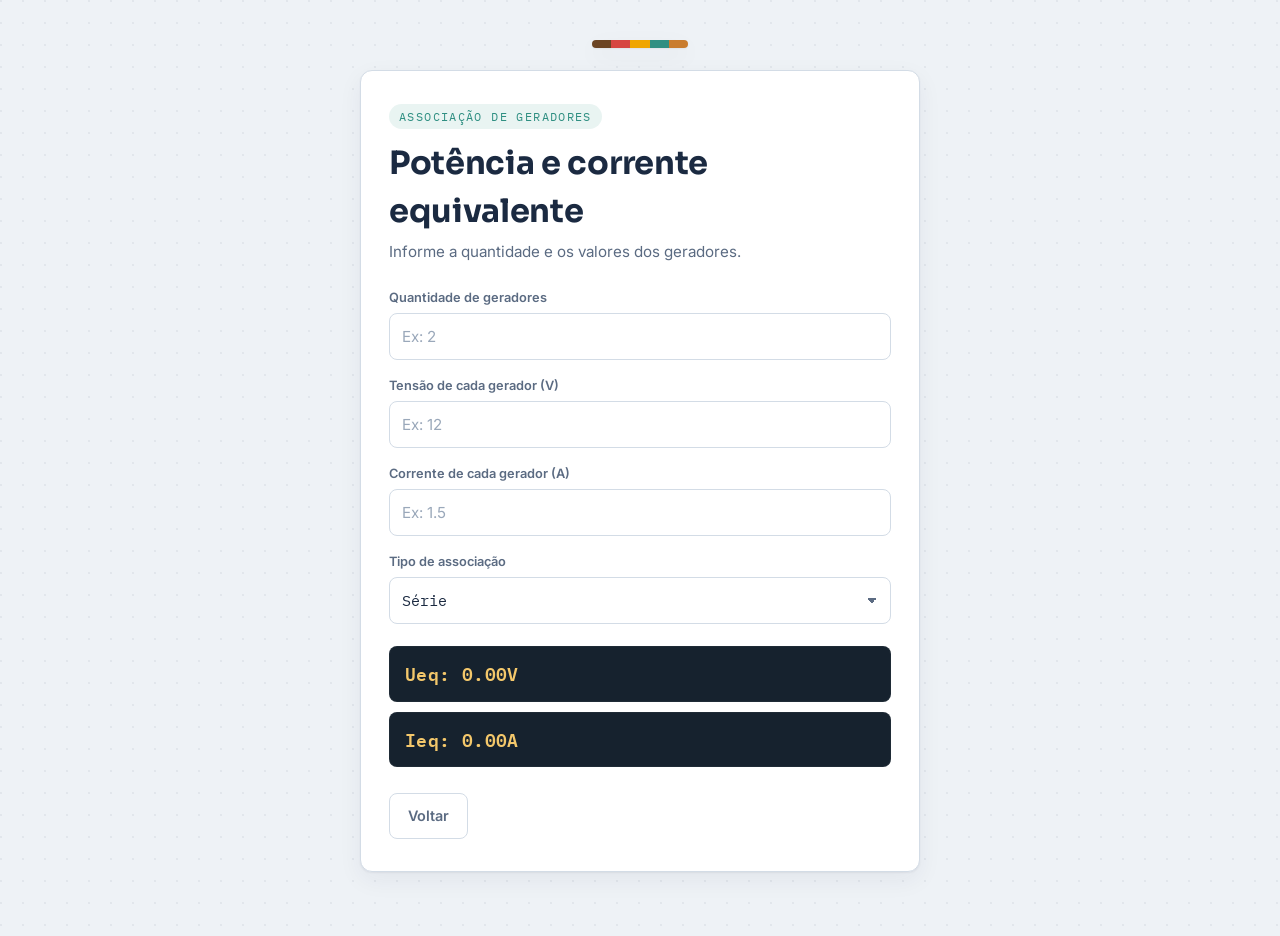
<file: associacaoGerar/associacaoGerar.html>
<!DOCTYPE html>
<html lang="pt">
<head>
    <meta charset="UTF-8">
    <meta name="viewport" content="width=device-width, initial-scale=1.0">
    <title>Prova 02 Eletrônica: Potência e corrente equivalente</title>
    <link rel="stylesheet" href="../style.css">
</head>
<body>

    <div class="page">

        <div class="band"><span></span><span></span><span></span><span></span><span></span></div>

        <div class="card">
            <span class="eyebrow">Associação de geradores</span>
            <h1>Potência e corrente equivalente</h1>
            <p class="lede">Informe a quantidade e os valores dos geradores.</p>

            <div class="field">
                <label for="qtd">Quantidade de geradores</label>
                <input type="number" id="qtd" min="0" placeholder="Ex: 2" oninput="associGerar()">
            </div>

            <div class="field">
                <label for="tensao">Tensão de cada gerador (V)</label>
                <input type="number" id="tensao" placeholder="Ex: 12" oninput="associGerar()">
            </div>

            <div class="field">
                <label for="corrente">Corrente de cada gerador (A)</label>
                <input type="number" id="corrente" placeholder="Ex: 1.5" oninput="associGerar()">
            </div>

            <div class="field">
                <label for="associType">Tipo de associação</label>
                <select name="tipo de associação" id="associType" oninput="associGerar()">
                    <option value="S">Série</option>
                    <option value="P">Paralelo</option>
                </select>
            </div>

            <p id="resultU" class="readout">Ueq: 0.00V</p>
            <p id="resultI" class="readout">Ieq: 0.00A</p>

            <a class="back" href="../index.html">
                <button>Voltar</button>
            </a>
        </div>

    </div>

    <script src="associacaoGerar.js"></script>
</body>
</html>
</file>
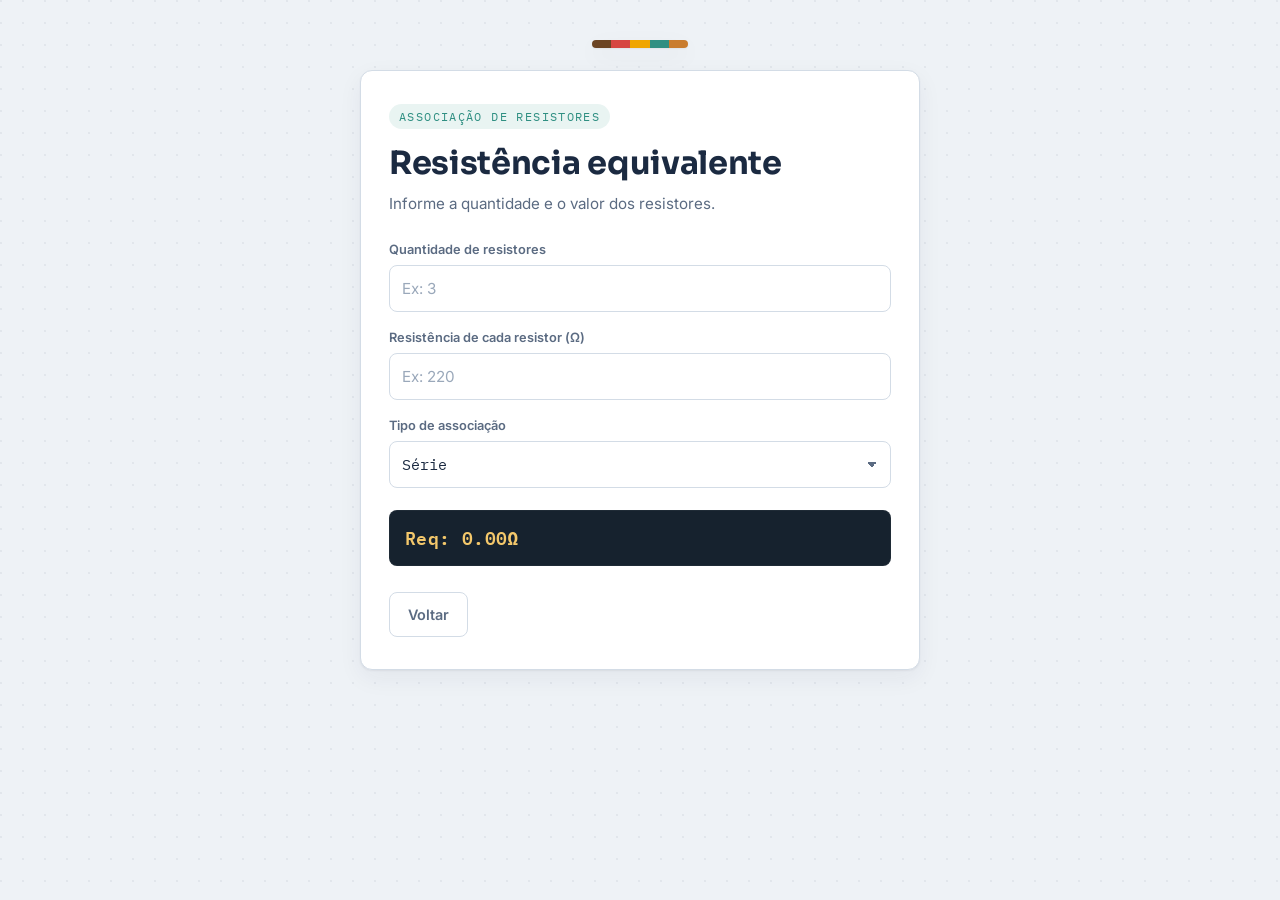
<file: associacaoResist/associacaoResist.html>
<!DOCTYPE html>
<html lang="pt">
<head>
    <meta charset="UTF-8">
    <meta name="viewport" content="width=device-width, initial-scale=1.0">
    <title>Prova 02 Eletrônica: Resistência equivalente</title>
    <link rel="stylesheet" href="../style.css">
</head>
<body>

    <div class="page">

        <div class="band"><span></span><span></span><span></span><span></span><span></span></div>

        <div class="card">
            <span class="eyebrow">Associação de resistores</span>
            <h1>Resistência equivalente</h1>
            <p class="lede">Informe a quantidade e o valor dos resistores.</p>

            <div class="field">
                <label for="qtd">Quantidade de resistores</label>
                <input type="number" id="qtd" min="0" placeholder="Ex: 3" oninput="associResist()">
            </div>

            <div class="field">
                <label for="resist">Resistência de cada resistor (Ω)</label>
                <input type="number" id="resist" placeholder="Ex: 220" oninput="associResist()">
            </div>

            <div class="field">
                <label for="associType">Tipo de associação</label>
                <select name="tipo de associação" id="associType" oninput="associResist()">
                    <option value="S">Série</option>
                    <option value="P">Paralelo</option>
                </select>
            </div>

            <p id="result" class="readout">Req: 0.00Ω</p>

            <a class="back" href="../index.html">
                <button>Voltar</button>
            </a>
        </div>

    </div>

    <script src="associacaoResist.js"></script>
</body>
</html>
</file>
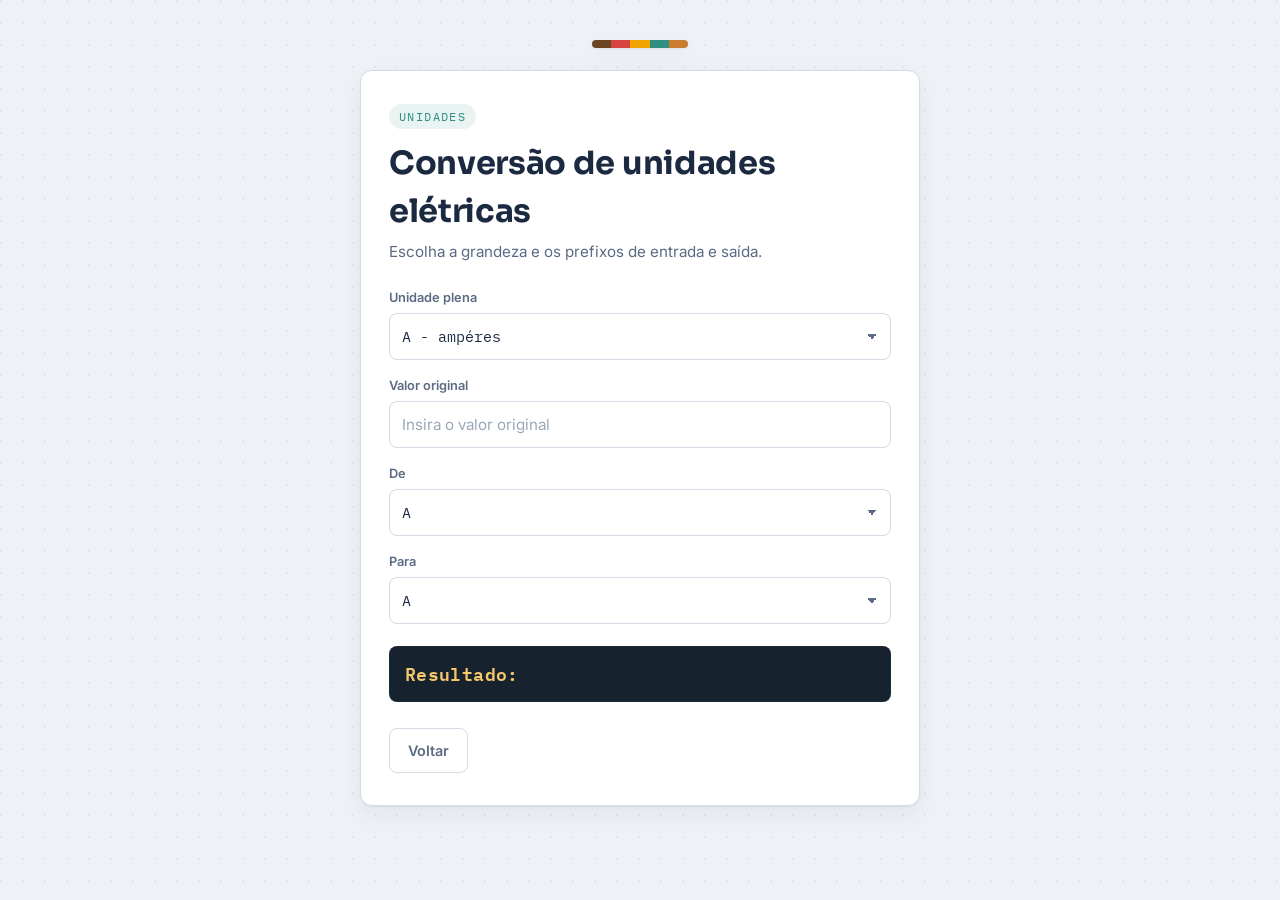
<file: converterUnidades/converterUnidades.html>
<!DOCTYPE html>
<html lang="pt">
<head>
    <meta charset="UTF-8">
    <meta name="viewport" content="width=device-width, initial-scale=1.0">
    <title>Prova 02 Eletrônica: Converter unidades elétricas</title>
    <link rel="stylesheet" href="../style.css">
</head>
<body>

    <div class="page">

        <div class="band"><span></span><span></span><span></span><span></span><span></span></div>

        <div class="card">
            <span class="eyebrow">Unidades</span>
            <h1>Conversão de unidades elétricas</h1>
            <p class="lede">Escolha a grandeza e os prefixos de entrada e saída.</p>

            <div class="field">
                <label for="unitP">Unidade plena</label>
                <select name="unidadePlena" id="unitP" oninput="convertUnit()">
                    <option value="A">A - ampéres</option>
                    <option value="Ω">Ω - ohms</option>
                    <option value="V">V - volts</option>
                    <option value="W">W - watts</option>
                    <option value="J">J - joules</option>
                    <option value="C">C - coulomb</option>
                </select>
            </div>

            <div class="field">
                <label for="inputNum">Valor original</label>
                <input type="number" id="inputNum" placeholder="Insira o valor original" oninput="convertUnit()">
            </div>

            <div class="field">
                <label for="prefIn">De</label>
                <select name="prefixoIn" id="prefIn" oninput="convertUnit()">
                    <option value="0" id="teraI">TA</option>
                    <option value="1" id="gigaI">GA</option>
                    <option value="2" id="megaI">MA</option>
                    <option value="3" id="kiloI">KA</option>
                    <option value="4" id="nuloI" selected>A</option>
                    <option value="5" id="miliI">mA</option>
                    <option value="6" id="microI">µA</option>
                    <option value="7" id="nanoI">nA</option>
                    <option value="8" id="picoI">pA</option>
                </select>
            </div>

            <div class="field">
                <label for="prefOut">Para</label>
                <select name="prefixoOut" id="prefOut" oninput="convertUnit()">
                    <option value="0" id="teraO">TA</option>
                    <option value="1" id="gigaO">GA</option>
                    <option value="2" id="megaO">MA</option>
                    <option value="3" id="kiloO">KA</option>
                    <option value="4" id="nuloO" selected>A</option>
                    <option value="5" id="miliO">mA</option>
                    <option value="6" id="microO">µA</option>
                    <option value="7" id="nanoO">nA</option>
                    <option value="8" id="picoO">pA</option>
                </select>
            </div>

            <p id="result" class="readout">Resultado:</p>

            <a class="back" href="../index.html">
                <button>Voltar</button>
            </a>
        </div>

    </div>

    <script src="converterUnidades.js"></script>
</body>
</html>
</file>
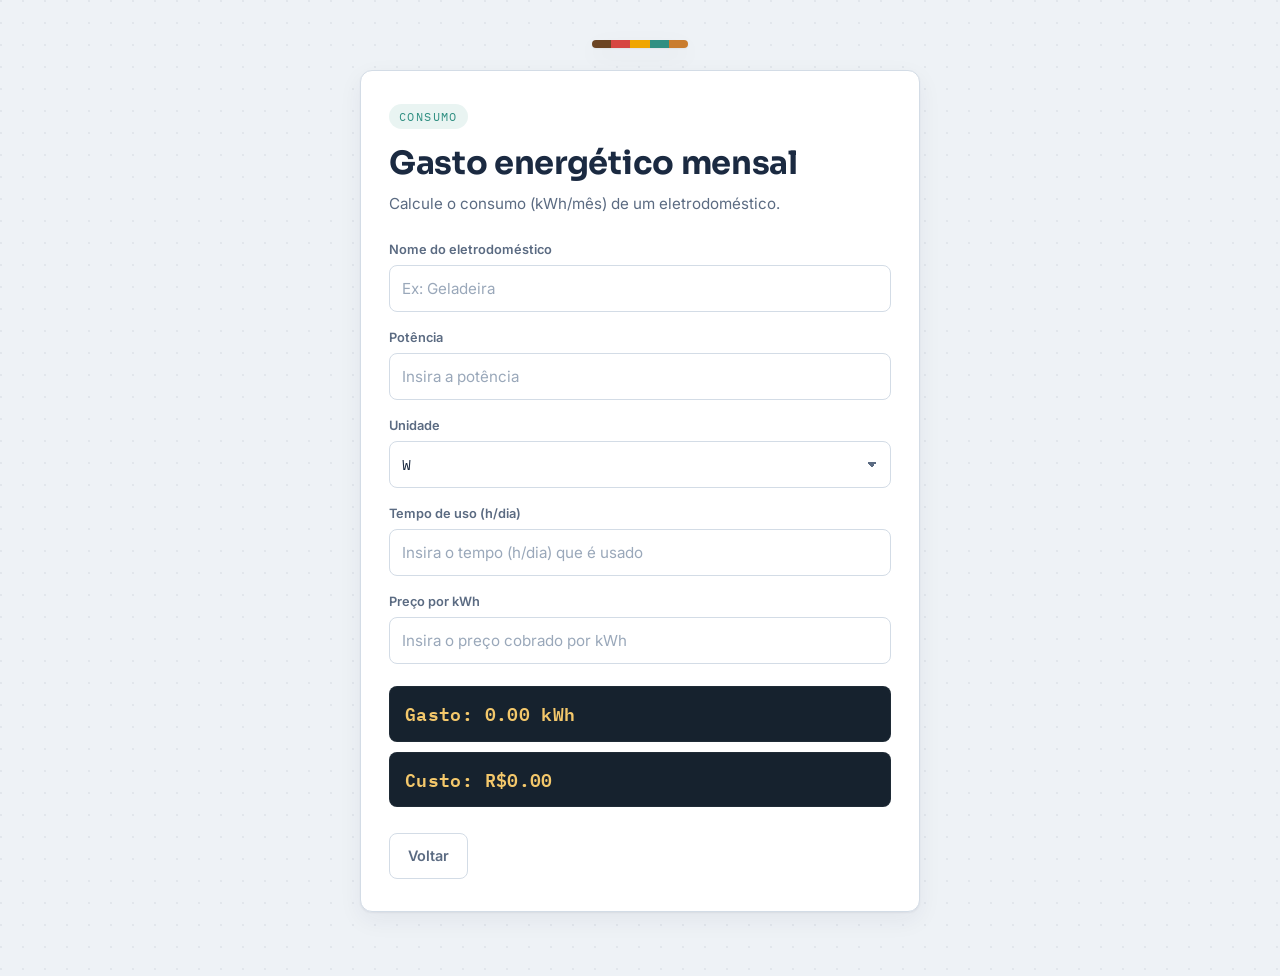
<file: gastoPotencia/gastoPotencia.html>
<!DOCTYPE html>
<html lang="pt">
<head>
    <meta charset="UTF-8">
    <meta name="viewport" content="width=device-width, initial-scale=1.0">
    <title>Prova 02 Eletrônica: Cálculo de potência gasta por mês</title>
    <link rel="stylesheet" href="../style.css">
</head>
<body>

    <div class="page">

        <div class="band"><span></span><span></span><span></span><span></span><span></span></div>

        <div class="card">
            <span class="eyebrow">Consumo</span>
            <h1>Gasto energético mensal</h1>
            <p class="lede">Calcule o consumo (kWh/mês) de um eletrodoméstico.</p>

            <div class="field">
                <label for="name">Nome do eletrodoméstico</label>
                <input type="text" id="name" placeholder="Ex: Geladeira" oninput="potenciaCalc()">
            </div>

            <div class="field">
                <label for="p">Potência</label>
                <input type="number" id="p" min="0" placeholder="Insira a potência" oninput="potenciaCalc()">
            </div>

            <div class="field">
                <label for="unit">Unidade</label>
                <select name="unidade" id="unit" oninput="potenciaCalc()">
                    <option value="0">W</option>
                    <option value="1">kW</option>
                </select>
            </div>

            <div class="field">
                <label for="time">Tempo de uso (h/dia)</label>
                <input type="number" id="time" min="0" placeholder="Insira o tempo (h/dia) que é usado" oninput="potenciaCalc()">
            </div>

            <div class="field">
                <label for="price">Preço por kWh</label>
                <input type="number" id="price" min="0" placeholder="Insira o preço cobrado por kWh" oninput="potenciaCalc()">
            </div>

            <p id="resultPower" class="readout">Gasto: 0.00 kWh</p>
            <p id="resultPrice" class="readout">Custo: R$0.00</p>

            <a class="back" href="../index.html">
                <button>Voltar</button>
            </a>
        </div>

    </div>

    <script src="gastoPotencia.js"></script>
</body>
</html>
</file>
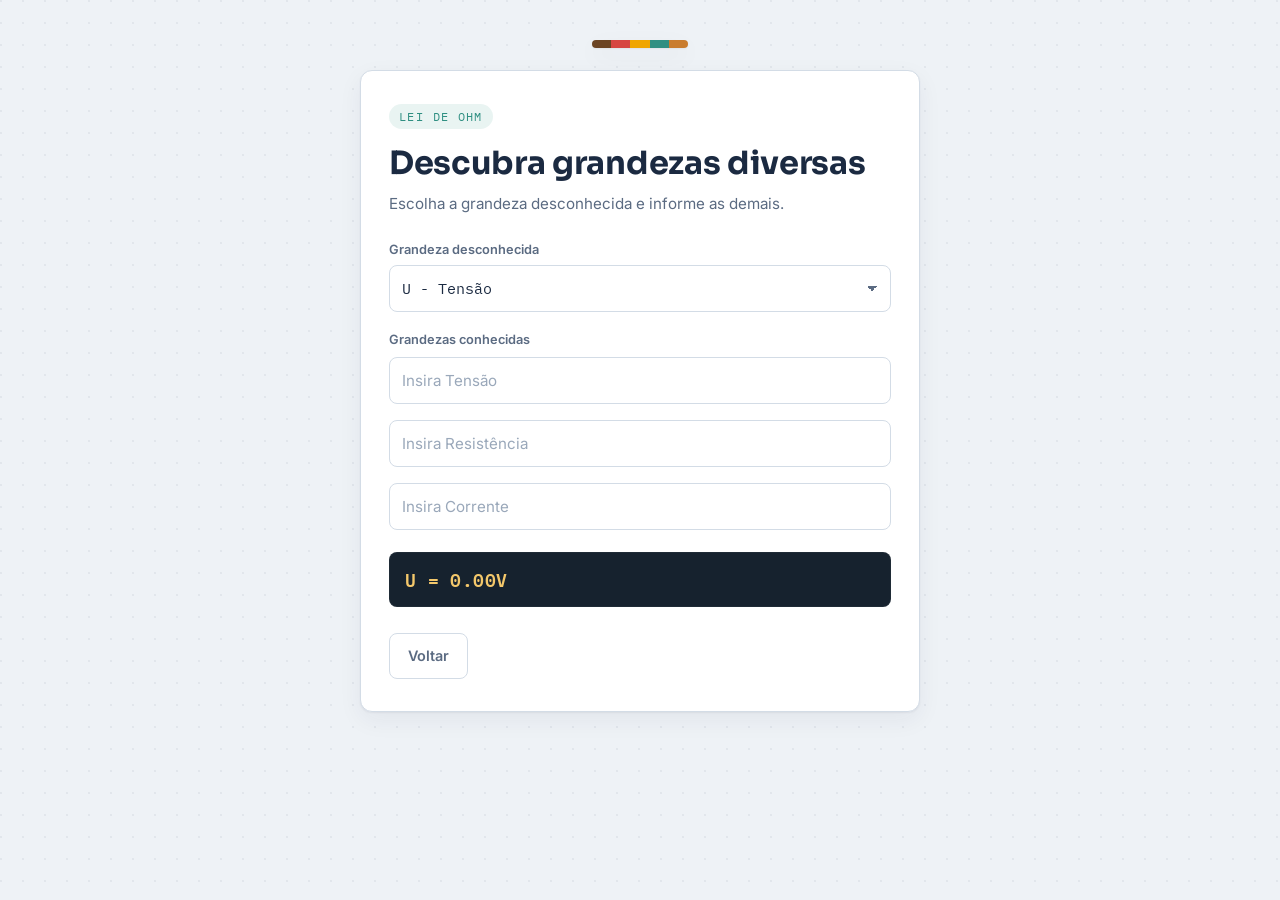
<file: leiOhm/leiOhm.html>
<!DOCTYPE html>
<html lang="pt">
<head>
    <meta charset="UTF-8">
    <meta name="viewport" content="width=device-width, initial-scale=1.0">
    <title>Prova 02 Eletrônica: Descobrir grandezas diversas</title>
    <link rel="stylesheet" href="../style.css">
</head>
<body>

    <div class="page">

        <div class="band"><span></span><span></span><span></span><span></span><span></span></div>

        <div class="card">
            <span class="eyebrow">Lei de Ohm</span>
            <h1>Descubra grandezas diversas</h1>
            <p class="lede">Escolha a grandeza desconhecida e informe as demais.</p>

            <div class="field">
                <label for="gndzDesc">Grandeza desconhecida</label>
                <select name="grandeza desconecida" id="gndzDesc" oninput="leiOhm()">
                    <option value="U">U - Tensão</option>
                    <option value="R">R - Resistência</option>
                    <option value="I">I - Corrente</option>
                    <option value="P">P - Potência</option>
                </select>
            </div>

            <label class="inline">Grandezas conhecidas</label>
            <div class="field">
                <input type="number" id="u" placeholder="Insira Tensão" oninput="leiOhm()">
            </div>
            <div class="field">
                <input type="number" id="r" placeholder="Insira Resistência" oninput="leiOhm()">
            </div>
            <div class="field">
                <input type="number" id="i" placeholder="Insira Corrente" oninput="leiOhm()">
            </div>

            <p id="result" class="readout">U = 0.00V</p>

            <a class="back" href="../index.html">
                <button>Voltar</button>
            </a>
        </div>

    </div>

    <script src="leiOhm.js"></script>
</body>
</html>
</file>
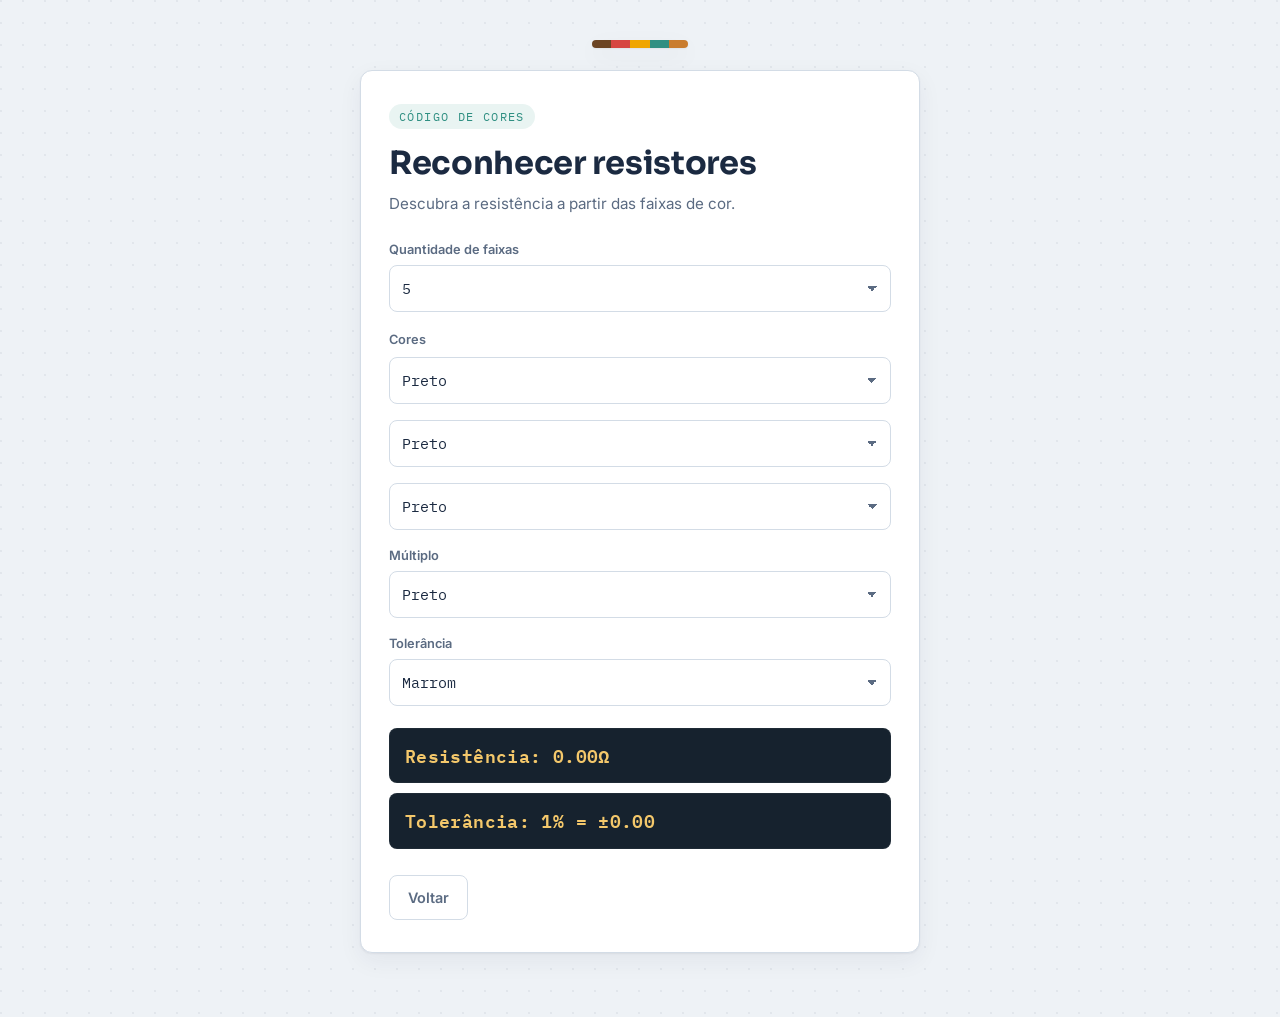
<file: reconhecerResistores/reconhecerResistores.html>
<!DOCTYPE html>
<html lang="pt">
<head>
    <meta charset="UTF-8">
    <meta name="viewport" content="width=device-width, initial-scale=1.0">
    <title>Prova 02 Eletrônica: Reconhecer resistores diversos</title>
    <link rel="stylesheet" href="../style.css">
</head>
<body>

    <div class="page">

        <div class="band"><span></span><span></span><span></span><span></span><span></span></div>

        <div class="card">
            <span class="eyebrow">Código de cores</span>
            <h1>Reconhecer resistores</h1>
            <p class="lede">Descubra a resistência a partir das faixas de cor.</p>

            <div class="field">
                <label for="qtdF">Quantidade de faixas</label>
                <select name="numero de faixas" id="qtdF" oninput="descobrirResist()">
                    <option value="5">5</option>
                    <option value="4">4</option>
                </select>
            </div>

            <label class="inline">Cores</label>

            <div class="field">
                <select name="digito1" id="d1" oninput="descobrirResist()">
                    <option value="0">Preto</option>
                    <option value="1">Marrom</option>
                    <option value="2">Vermelho</option>
                    <option value="3">Laranja</option>
                    <option value="4">Amarelo</option>
                    <option value="5">Verde</option>
                    <option value="6">Azul</option>
                    <option value="7">Violeta</option>
                    <option value="8">Cinza</option>
                    <option value="9">Branco</option>
                </select>
            </div>

            <div class="field">
                <select name="digito2" id="d2" oninput="descobrirResist()">
                    <option value="0">Preto</option>
                    <option value="1">Marrom</option>
                    <option value="2">Vermelho</option>
                    <option value="3">Laranja</option>
                    <option value="4">Amarelo</option>
                    <option value="5">Verde</option>
                    <option value="6">Azul</option>
                    <option value="7">Violeta</option>
                    <option value="8">Cinza</option>
                    <option value="9">Branco</option>
                </select>
            </div>

            <div class="field">
                <select name="digito3" id="d3" oninput="descobrirResist()">
                    <option value="0">Preto</option>
                    <option value="1">Marrom</option>
                    <option value="2">Vermelho</option>
                    <option value="3">Laranja</option>
                    <option value="4">Amarelo</option>
                    <option value="5">Verde</option>
                    <option value="6">Azul</option>
                    <option value="7">Violeta</option>
                    <option value="8">Cinza</option>
                    <option value="9">Branco</option>
                </select>
            </div>

            <div class="field">
                <label for="m">Múltiplo</label>
                <select name="multiplo" id="m" oninput="descobrirResist()">
                    <option value="0">Preto</option>
                    <option value="1">Marrom</option>
                    <option value="2">Vermelho</option>
                    <option value="3">Laranja</option>
                    <option value="4">Amarelo</option>
                    <option value="5">Verde</option>
                    <option value="6">Azul</option>
                    <option value="7">Violeta</option>
                    <option value="8">Cinza</option>
                    <option value="9">Branco</option>
                    <option value="-1">Ouro</option>
                    <option value="-2">Prata</option>
                </select>
            </div>

            <div class="field">
                <label for="t">Tolerância</label>
                <select name="tolerancia" id="t" oninput="descobrirResist()">
                    <option value="1">Marrom</option>
                    <option value="2">Vermelho</option>
                    <option value="5">Ouro</option>
                    <option value="10">Prata</option>
                    <option value="20">Branco</option>
                </select>
            </div>

            <p id="resist" class="readout">Resistência: 0.00Ω</p>
            <p id="tolera" class="readout">Tolerância: 1% = ±0.00</p>

            <a class="back" href="../index.html">
                <button>Voltar</button>
            </a>
        </div>

    </div>

    <script src="reconhecerResistores.js"></script>
</body>
</html>
</file>
<file: style.css>
/* ==========================================================
   Prova 02 Eletrônica — estilo compartilhado
   Paleta inspirada em placas de circuito + código de cores
   de resistores (o próprio assunto das calculadoras).
   ========================================================== */

@import url('https://fonts.googleapis.com/css2?family=Sora:wght@600;700&family=Inter:wght@400;500;600&family=IBM+Plex+Mono:wght@500;600&display=swap');

:root{
    --bg: #eef2f6;
    --surface: #ffffff;
    --surface-alt: #e4eaf1;
    --text: #1b2a41;
    --text-dim: #5b6b82;
    --border: #d3dce6;

    --accent: #c97c2e;      /* cobre / faixa dourada de resistor */
    --accent-dark: #a8631f;
    --teal: #2f8f82;        /* trilha de PCB */

    --readout-bg: #16222e;  /* visor tipo multímetro */
    --readout-text: #f4c86b;

    --radius: 12px;
    --shadow: 0 1px 2px rgba(27, 42, 65, .06), 0 8px 24px rgba(27, 42, 65, .06);
}

*{ box-sizing: border-box; }

html, body{
    margin: 0;
    padding: 0;
}

body{
    background: var(--bg);
    background-image:
        radial-gradient(circle at 1px 1px, rgba(27,42,65,.06) 1px, transparent 0);
    background-size: 22px 22px;
    color: var(--text);
    font-family: 'Inter', system-ui, sans-serif;
    line-height: 1.5;
    min-height: 100vh;
    display: flex;
    justify-content: center;
    padding: 40px 16px 64px;
}

h1, h2, h3{
    font-family: 'Sora', 'Inter', sans-serif;
    letter-spacing: -.01em;
    margin: 0 0 6px;
}

/* ---------- faixa decorativa (código de cores de resistor) ---------- */
.band{
    display: flex;
    width: 96px;
    height: 8px;
    border-radius: 4px;
    overflow: hidden;
    margin: 0 auto 22px;
    box-shadow: var(--shadow);
}
.band span{ flex: 1; }
.band span:nth-child(1){ background: #6b4423; } /* marrom */
.band span:nth-child(2){ background: #d64541; } /* vermelho */
.band span:nth-child(3){ background: #f0a500; } /* laranja/dourado */
.band span:nth-child(4){ background: #2f8f82; } /* teal (assinatura) */
.band span:nth-child(5){ background: #c97c2e; } /* cobre */

/* ---------- layout geral ---------- */
.page{
    width: 100%;
    max-width: 560px;
}

.eyebrow{
    display: inline-block;
    font-family: 'IBM Plex Mono', monospace;
    font-size: .72rem;
    letter-spacing: .12em;
    text-transform: uppercase;
    color: var(--teal);
    background: rgba(47,143,130,.1);
    padding: 4px 10px;
    border-radius: 999px;
    margin-bottom: 10px;
}

.card{
    background: var(--surface);
    border: 1px solid var(--border);
    border-radius: var(--radius);
    box-shadow: var(--shadow);
    padding: 32px 28px;
}

.lede{
    color: var(--text-dim);
    margin: 0 0 24px;
    font-size: .95rem;
}

/* ---------- campos de formulário ---------- */
.field{
    margin-bottom: 16px;
}

.field label{
    display: block;
    font-size: .8rem;
    font-weight: 600;
    color: var(--text-dim);
    margin-bottom: 6px;
}

input[type="number"],
input[type="text"],
select{
    width: 100%;
    font: inherit;
    font-family: 'IBM Plex Mono', monospace;
    font-size: .95rem;
    color: var(--text);
    background: var(--surface);
    border: 1.5px solid var(--border);
    border-radius: 8px;
    padding: 11px 12px;
    transition: border-color .15s ease, box-shadow .15s ease;
    appearance: none;
}

select{
    background-image: linear-gradient(45deg, transparent 50%, var(--text-dim) 50%),
                       linear-gradient(135deg, var(--text-dim) 50%, transparent 50%);
    background-position: calc(100% - 18px) center, calc(100% - 13px) center;
    background-size: 5px 5px, 5px 5px;
    background-repeat: no-repeat;
    padding-right: 32px;
}

input:hover, select:hover{ border-color: var(--accent); }

input:focus, select:focus{
    outline: none;
    border-color: var(--accent);
    box-shadow: 0 0 0 3px rgba(201,124,46,.18);
}

input::placeholder{ color: #9aa8ba; font-family: 'Inter', sans-serif; }

label.inline{
    display: block;
    font-size: .8rem;
    font-weight: 600;
    color: var(--text-dim);
    margin: 18px 0 8px;
}

/* ---------- visor de resultado (estilo multímetro) ---------- */
.readout{
    font-family: 'IBM Plex Mono', monospace;
    font-size: 1.15rem;
    font-weight: 600;
    color: var(--readout-text);
    background: var(--readout-bg);
    border-radius: 8px;
    padding: 14px 16px;
    margin: 22px 0 0;
    letter-spacing: .02em;
    box-shadow: inset 0 0 0 1px rgba(255,255,255,.04);
}
.readout + .readout{ margin-top: 10px; }

/* ---------- botões / voltar ---------- */
button{
    font: inherit;
    font-weight: 600;
    font-size: .9rem;
    color: #fff;
    background: var(--accent);
    border: none;
    border-radius: 8px;
    padding: 11px 18px;
    cursor: pointer;
    transition: background .15s ease, transform .1s ease;
}
button:hover{ background: var(--accent-dark); }
button:active{ transform: translateY(1px); }

a{ text-decoration: none; }

.back{
    display: inline-block;
    margin-top: 26px;
}
.back button{
    background: transparent;
    color: var(--text-dim);
    border: 1.5px solid var(--border);
}
.back button:hover{
    color: var(--text);
    border-color: var(--text-dim);
    background: var(--surface-alt);
}

/* ---------- página inicial (menu) ---------- */
.hero{
    text-align: center;
    margin-bottom: 28px;
}
.hero h1{ font-size: 1.6rem; }
.hero p{ color: var(--text-dim); margin: 0; }

.menu{
    display: grid;
    grid-template-columns: 1fr 1fr;
    gap: 12px;
}
@media (max-width: 480px){
    .menu{ grid-template-columns: 1fr; }
}

.menu a{ display: block; }

.menu-item{
    display: flex;
    align-items: center;
    gap: 10px;
    height: 100%;
    background: var(--surface);
    border: 1px solid var(--border);
    border-radius: var(--radius);
    padding: 16px;
    color: var(--text);
    font-family: 'Sora', sans-serif;
    font-weight: 600;
    font-size: .92rem;
    box-shadow: var(--shadow);
    transition: transform .12s ease, border-color .12s ease;
}
.menu-item:hover{
    transform: translateY(-2px);
    border-color: var(--accent);
}
.menu-item .dot{
    width: 10px;
    height: 10px;
    border-radius: 50%;
    background: var(--teal);
    flex-shrink: 0;
}
</file>
